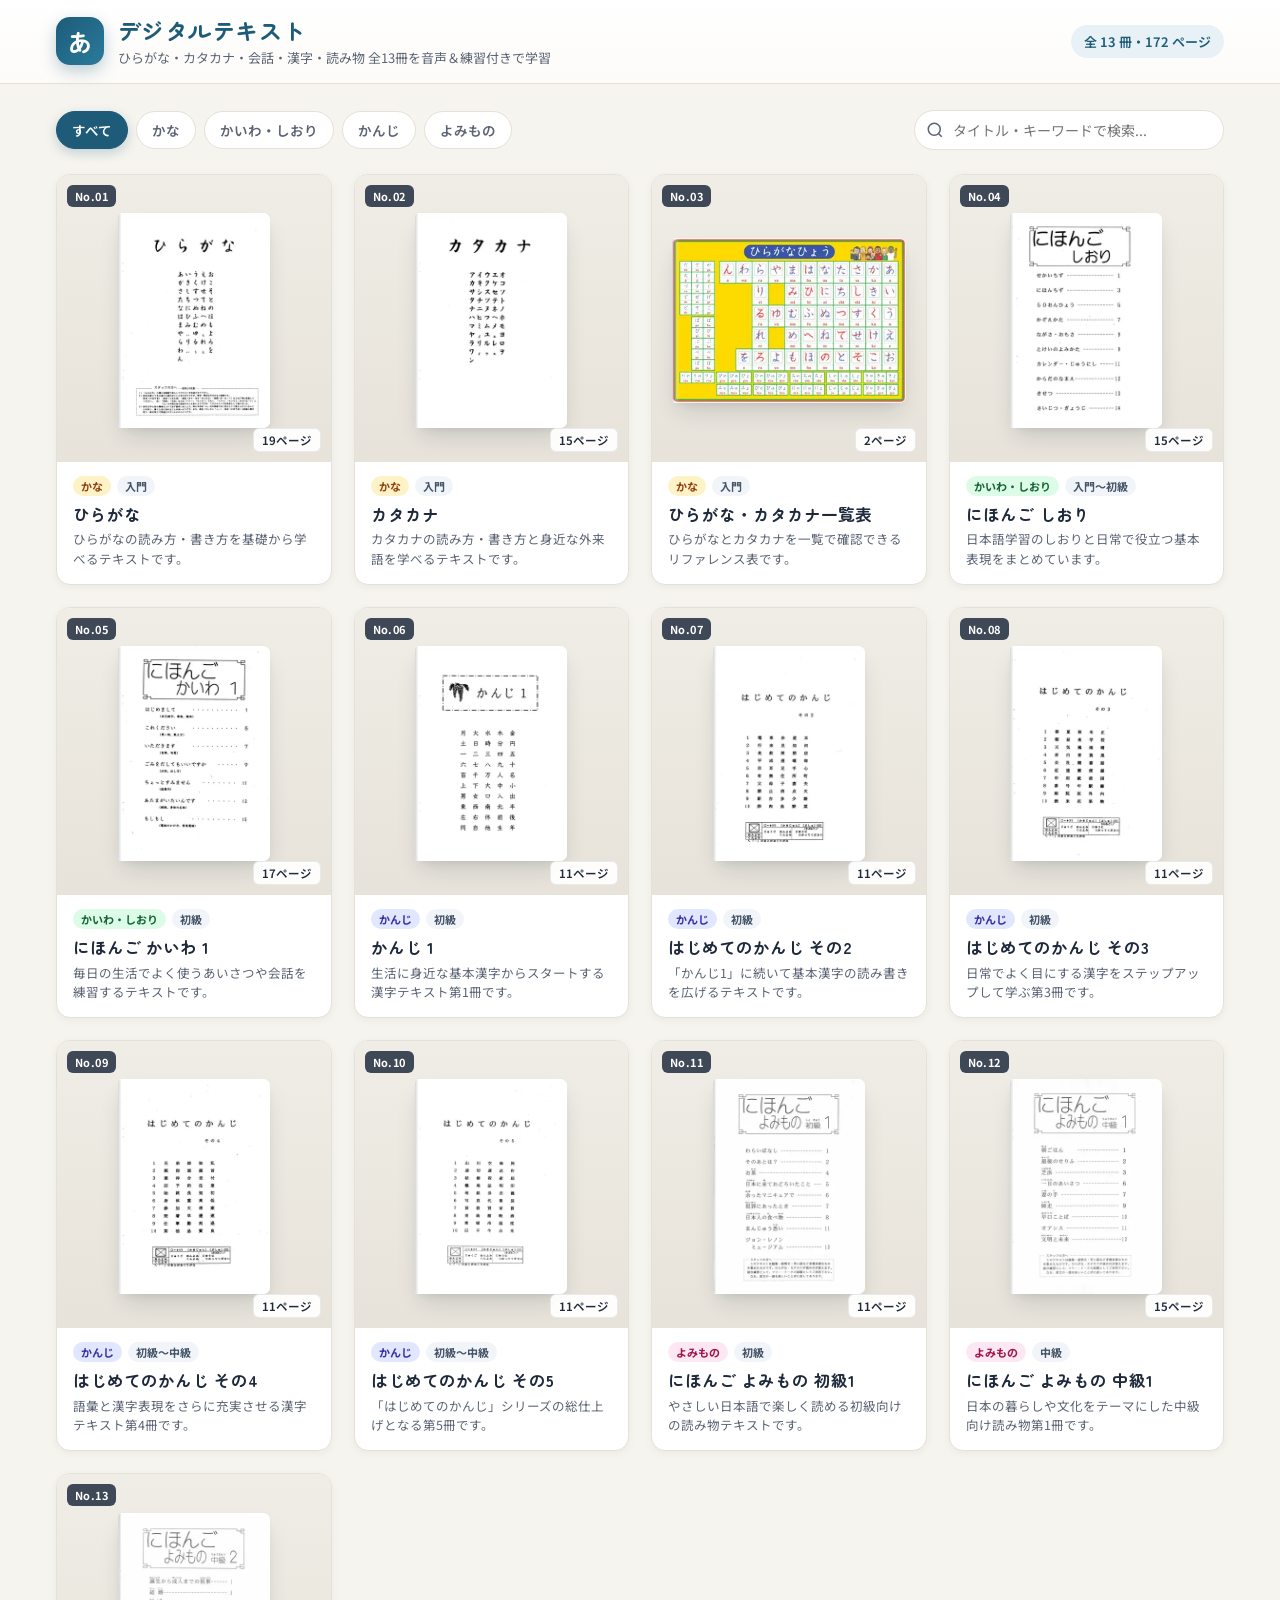
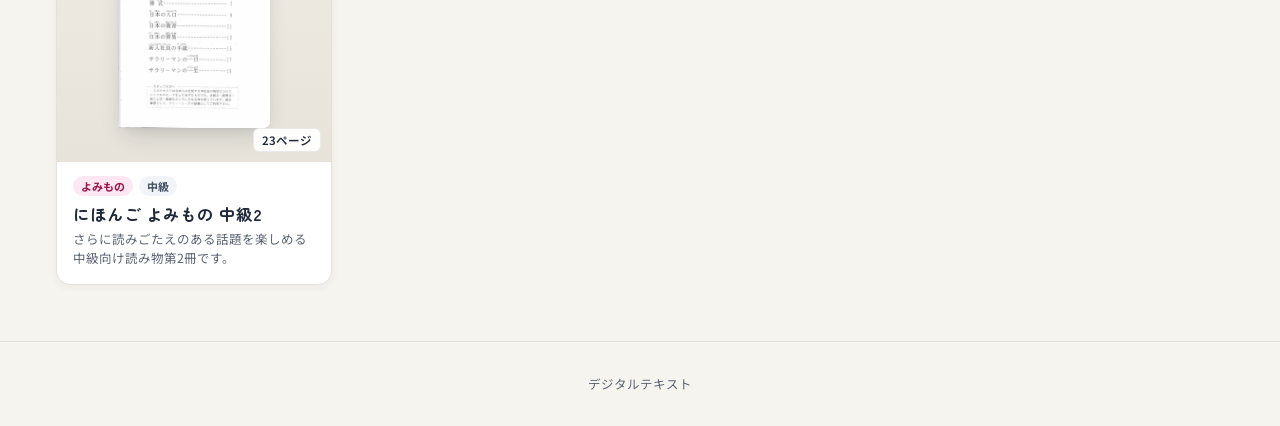
<file: site/index.html>
<!DOCTYPE html>
<html lang="ja">
<head>
  <meta charset="UTF-8" />
  <meta name="viewport" content="width=device-width, initial-scale=1.0, viewport-fit=cover" />
  <title>デジタルテキスト</title>
  <meta name="description" content="日本語教材（ひらがな・カタカナ・会話・漢字・読み物）をブラウザでそのまま学べるインタラクティブHTMLデジタルテキストサイトです。" />
  <link rel="preconnect" href="https://fonts.googleapis.com" />
  <link rel="preconnect" href="https://fonts.gstatic.com" crossorigin />
  <link href="https://fonts.googleapis.com/css2?family=Noto+Sans+JP:wght@400;500;600;700&family=Zen+Maru+Gothic:wght@500;700&display=swap" rel="stylesheet" />
  <link rel="stylesheet" href="styles.css" />
</head>
<body>
  <div id="bookshelf-view" class="view">
    <header class="site-header">
      <div class="container header-inner">
        <div class="brand">
          <div class="brand-mark" aria-hidden="true">あ</div>
          <div class="brand-text">
            <h1><span class="accent">デジタルテキスト</span></h1>
            <p class="subtitle">ひらがな・カタカナ・会話・漢字・読み物 全13冊を音声＆練習付きで学習</p>
          </div>
        </div>
        <div class="header-actions">
          <div id="site-stats" class="stats-pill" aria-live="polite">読み込み中...</div>
        </div>
      </div>
    </header>

    <main class="container main-content">
      <!-- Continue Reading Banner -->
      <section id="continue-section" class="continue-section hidden" aria-label="つづきから読む">
        <div class="continue-card">
          <div class="continue-thumb-wrap">
            <img id="continue-thumb" alt="" />
          </div>
          <div class="continue-info">
            <span class="continue-label">つづきから学ぶ</span>
            <h2 id="continue-title"></h2>
            <p id="continue-meta"></p>
          </div>
          <a id="continue-btn" class="btn btn-primary" href="#">
            このページを開く
            <svg width="16" height="16" viewBox="0 0 24 24" fill="none" stroke="currentColor" stroke-width="2.2"><polyline points="9 18 15 12 9 6"/></svg>
          </a>
        </div>
      </section>

      <!-- Filter & Search Controls -->
      <section class="controls-bar" aria-label="テキストの絞り込みと検索">
        <div class="category-tabs" role="tablist" aria-label="カテゴリ">
          <button class="tab-btn active" role="tab" aria-selected="true" data-category="all">すべて</button>
          <button class="tab-btn" role="tab" aria-selected="false" data-category="kana">かな</button>
          <button class="tab-btn" role="tab" aria-selected="false" data-category="conversation">かいわ・しおり</button>
          <button class="tab-btn" role="tab" aria-selected="false" data-category="kanji">かんじ</button>
          <button class="tab-btn" role="tab" aria-selected="false" data-category="reading">よみもの</button>
        </div>
        <div class="search-box">
          <svg class="search-icon" width="18" height="18" viewBox="0 0 24 24" fill="none" stroke="currentColor" stroke-width="2"><circle cx="11" cy="11" r="8"/><line x1="21" y1="21" x2="16.65" y2="16.65"/></svg>
          <input id="search-input" type="search" placeholder="タイトル・キーワードで検索..." aria-label="テキストを検索" />
        </div>
      </section>

      <!-- Books Grid -->
      <section id="books-grid" class="books-grid" aria-label="テキスト一覧"></section>

      <div id="empty-state" class="empty-state hidden">
        <p>該当するテキストが見つかりませんでした。</p>
        <button id="reset-filter-btn" class="btn btn-outline" type="button">絞り込みをリセット</button>
      </div>
    </main>

    <footer class="site-footer">
      <div class="container">
        <p>デジタルテキスト</p>
      </div>
    </footer>
  </div>

  <script src="app.js"></script>
</body>
</html>
</file>
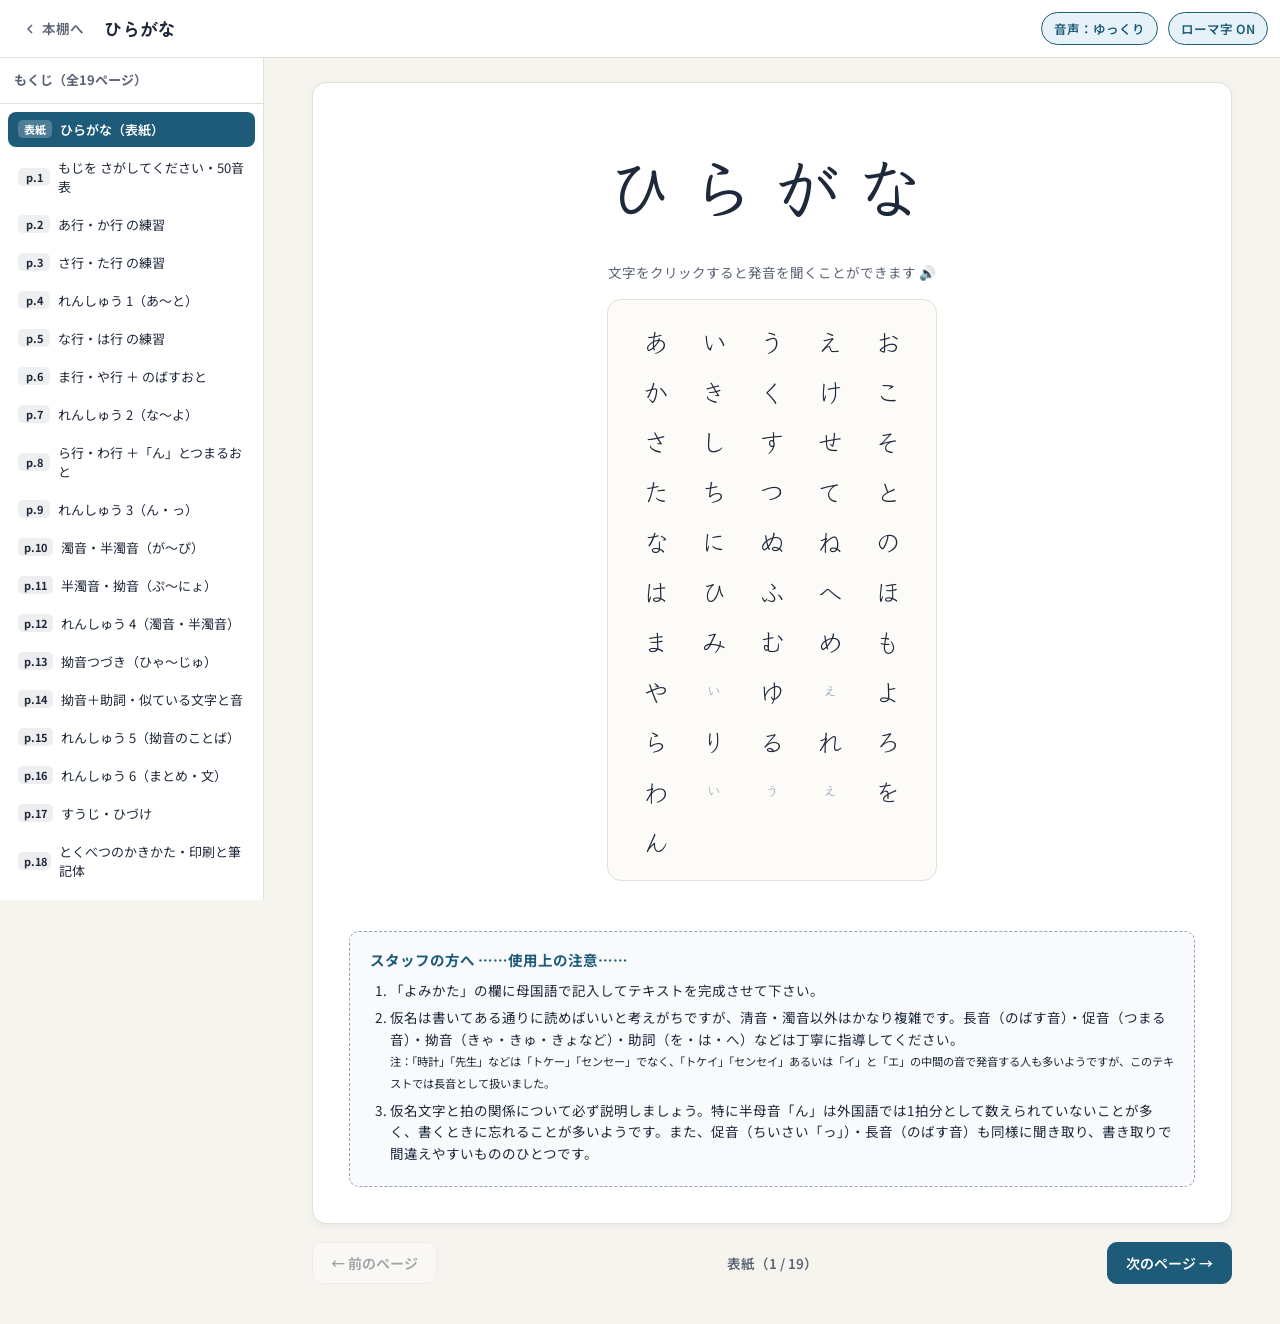
<file: site/hiragana.html>
<!DOCTYPE html>
<html lang="ja">
<head>
  <meta charset="UTF-8" />
  <meta name="viewport" content="width=device-width, initial-scale=1.0, viewport-fit=cover" />
  <title>ひらがな | デジタルテキスト</title>
  <meta name="description" content="「ひらがな」テキスト全19ページのHTMLインタラクティブ版。音声再生・なぞり書き練習・語彙テスト・数字＆日付クイズ対応。" />
  <link rel="preconnect" href="https://fonts.googleapis.com" />
  <link rel="preconnect" href="https://fonts.gstatic.com" crossorigin />
  <link href="https://fonts.googleapis.com/css2?family=Klee+One:wght@400;600&family=Noto+Sans+JP:wght@400;500;700&family=Noto+Serif+JP:wght@500;700&family=Zen+Maru+Gothic:wght@500;700&display=swap" rel="stylesheet" />
  <link rel="stylesheet" href="hiragana.css" />
</head>
<body>
  <header class="top-bar">
    <div class="top-left">
      <button id="toc-toggle-btn" class="icon-btn mobile-only" type="button" aria-label="目次を開く">
        <svg width="20" height="20" viewBox="0 0 24 24" fill="none" stroke="currentColor" stroke-width="2.2"><line x1="3" y1="6" x2="21" y2="6"/><line x1="3" y1="12" x2="21" y2="12"/><line x1="3" y1="18" x2="21" y2="18"/></svg>
      </button>
      <a href="./" class="back-link">
        <svg width="16" height="16" viewBox="0 0 24 24" fill="none" stroke="currentColor" stroke-width="2.2"><polyline points="15 18 9 12 15 6"/></svg>
        本棚へ
      </a>
      <h1 class="top-title">ひらがな</h1>
    </div>
    <div class="top-actions">
      <button id="toggle-speed-btn" class="action-pill active" type="button" title="音声の速さを切り替えます">音声：ゆっくり</button>
      <button id="toggle-romaji-btn" class="action-pill active" type="button" title="ローマ字表示のオン・オフ">ローマ字 ON</button>
    </div>
  </header>

  <div class="app-layout">
    <!-- Sidebar TOC -->
    <aside id="toc-sidebar" class="toc-sidebar" aria-label="目次">
      <div class="toc-header">
        <span>もくじ（全19ページ）</span>
        <button id="toc-close-btn" class="icon-btn mobile-only" type="button" aria-label="閉じる">✕</button>
      </div>
      <nav id="toc-list" class="toc-list"></nav>
    </aside>

    <!-- Main Content -->
    <main class="page-main">
      <div id="page-container" class="page-container"></div>

      <!-- Page Footer Navigation -->
      <nav class="page-nav-footer" aria-label="ページ移動">
        <button id="prev-sec-btn" class="nav-btn" type="button">← 前のページ</button>
        <span id="page-indicator" class="page-indicator">表紙 (1 / 19)</span>
        <button id="next-sec-btn" class="nav-btn primary" type="button">次のページ →</button>
      </nav>
    </main>
  </div>

  <script src="writing-pad.js"></script>
  <script src="hiragana.js"></script>
</body>
</html>
</file>
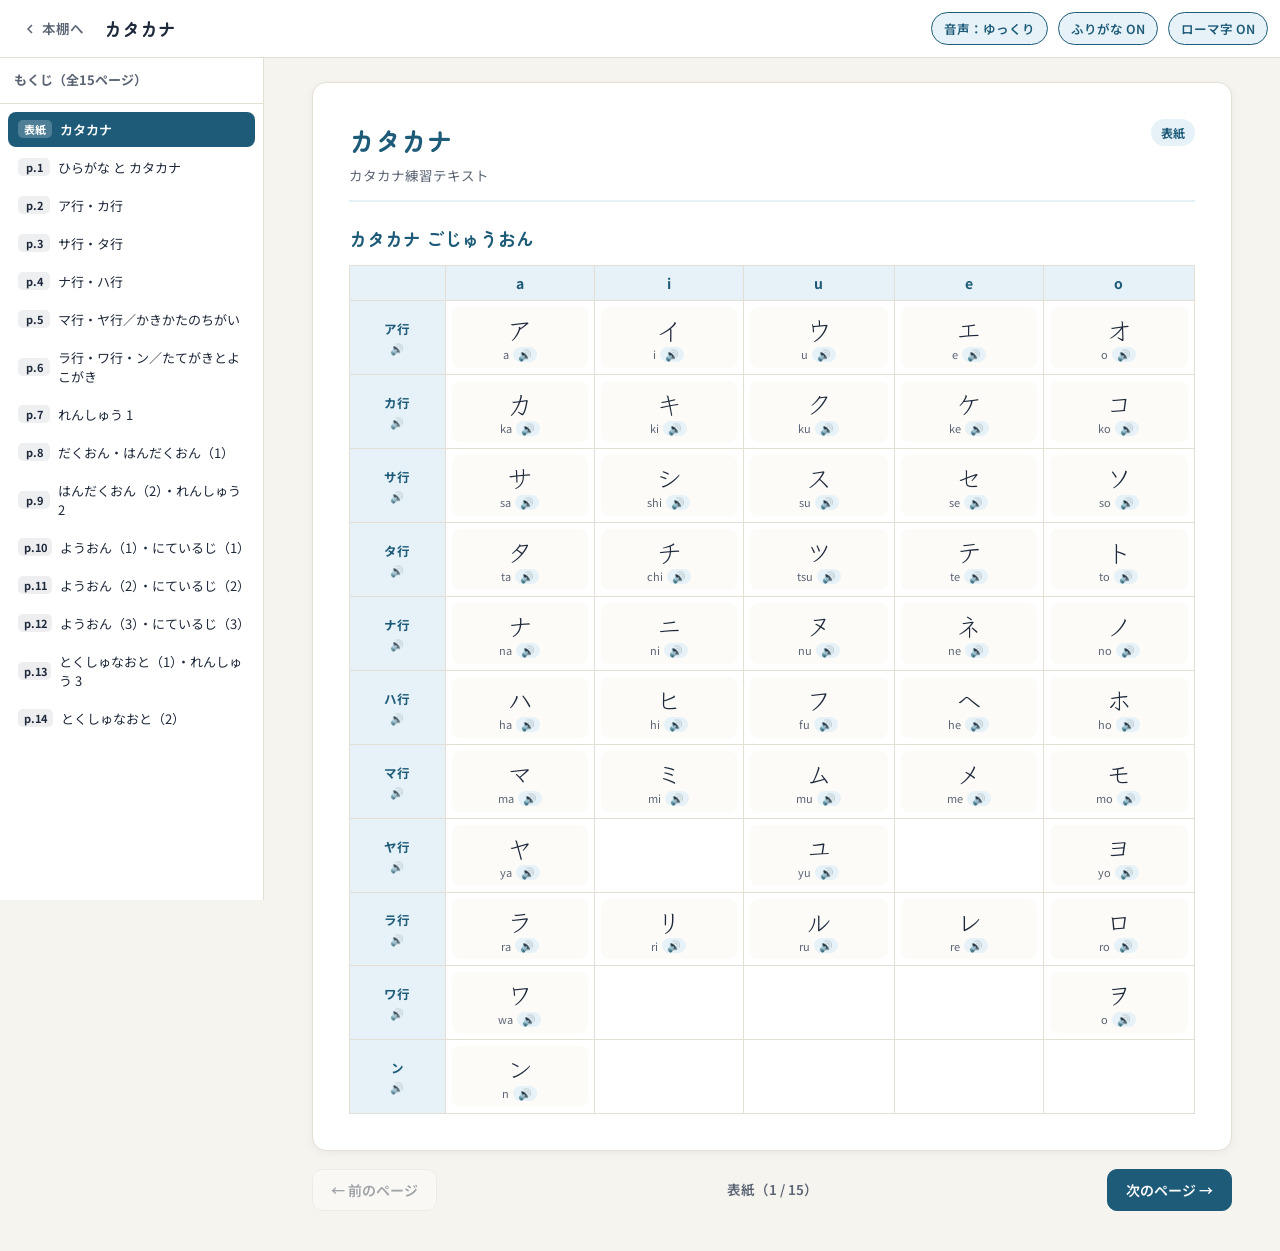
<file: site/textbook.html>
<!DOCTYPE html>
<html lang="ja">
<head>
  <meta charset="UTF-8" />
  <meta name="viewport" content="width=device-width, initial-scale=1.0, viewport-fit=cover" />
  <title>デジタルテキスト</title>
  <link rel="preconnect" href="https://fonts.googleapis.com" />
  <link rel="preconnect" href="https://fonts.gstatic.com" crossorigin />
  <link href="https://fonts.googleapis.com/css2?family=Klee+One:wght@400;600&family=Noto+Sans+JP:wght@400;500;700&family=Noto+Serif+JP:wght@500;700&family=Zen+Maru+Gothic:wght@500;700&display=swap" rel="stylesheet" />
  <link rel="stylesheet" href="hiragana.css?v=3" />
  <link rel="stylesheet" href="textbook.css?v=3" />
</head>
<body>
  <header class="top-bar">
    <div class="top-left">
      <button id="toc-toggle-btn" class="icon-btn mobile-only" type="button" aria-label="目次を開く">
        <svg width="20" height="20" viewBox="0 0 24 24" fill="none" stroke="currentColor" stroke-width="2.2"><line x1="3" y1="6" x2="21" y2="6"/><line x1="3" y1="12" x2="21" y2="12"/><line x1="3" y1="18" x2="21" y2="18"/></svg>
      </button>
      <a href="./" class="back-link">
        <svg width="16" height="16" viewBox="0 0 24 24" fill="none" stroke="currentColor" stroke-width="2.2"><polyline points="15 18 9 12 15 6"/></svg>
        本棚へ
      </a>
      <h1 class="top-title"><span id="book-title-label">読み込み中...</span></h1>
    </div>
    <div class="top-actions">
      <button id="toggle-speed-btn" class="action-pill active" type="button" title="音声の速さを切り替えます">音声：ゆっくり</button>
      <button id="toggle-ruby-btn" class="action-pill active" type="button" title="ふりがな表示のオン・オフ">ふりがな ON</button>
      <button id="toggle-romaji-btn" class="action-pill active" type="button" title="ローマ字表示のオン・オフ">ローマ字 ON</button>
    </div>
  </header>

  <div class="app-layout">
    <aside id="toc-sidebar" class="toc-sidebar" aria-label="目次">
      <div class="toc-header">
        <span id="toc-title">もくじ</span>
        <button id="toc-close-btn" class="icon-btn mobile-only" type="button" aria-label="閉じる">✕</button>
      </div>
      <nav id="toc-list" class="toc-list"></nav>
    </aside>

    <main class="page-main">
      <div id="page-container" class="page-container">
        <p style="text-align:center; color:#64748b; padding:40px 0;">テキストを読み込んでいます...</p>
      </div>

      <nav class="page-nav-footer" aria-label="ページ移動">
        <button id="prev-sec-btn" class="nav-btn" type="button">← 前のページ</button>
        <span id="page-indicator" class="page-indicator">-</span>
        <button id="next-sec-btn" class="nav-btn primary" type="button">次のページ →</button>
      </nav>
    </main>
  </div>

  <script src="writing-pad.js?v=2"></script>
  <script src="textbook.js?v=2"></script>
</body>
</html>
</file>
<file: site/styles.css>
/* =====================================================
   デジタルテキスト Stylesheet
   ===================================================== */

:root {
  --bg: #f6f4ef;
  --surface: #ffffff;
  --surface-soft: #fbfaf7;
  --ink: #1e293b;
  --ink-muted: #5b6474;
  --border: #e5e1d8;
  --primary: #1d5b79;
  --primary-hover: #164860;
  --primary-soft: #e7f1f6;
  --accent: #d97706;

  /* Category Colors */
  --cat-kana-bg: #fef3c7;
  --cat-kana-fg: #92400e;
  --cat-conv-bg: #dcfce7;
  --cat-conv-fg: #166534;
  --cat-kanji-bg: #e0e7ff;
  --cat-kanji-fg: #3730a3;
  --cat-read-bg: #fce7f3;
  --cat-read-fg: #9d174d;

  /* Reader */
  --reader-bg: #1e242b;
  --reader-bar: #151a20;
  --reader-border: #2c3540;
  --reader-fg: #f1f5f9;
  --reader-muted: #94a3b8;

  --radius-sm: 8px;
  --radius-md: 14px;
  --radius-lg: 20px;
  --shadow-sm: 0 2px 8px rgba(15, 23, 42, 0.05);
  --shadow-md: 0 10px 26px rgba(15, 23, 42, 0.09);
  --shadow-book: 0 12px 24px -6px rgba(15, 23, 42, 0.16), 0 4px 10px -4px rgba(15, 23, 42, 0.08);
}

*, *::before, *::after {
  box-sizing: border-box;
}

html, body {
  margin: 0;
  padding: 0;
  font-family: "Noto Sans JP", "Hiragino Sans", "Yu Gothic", system-ui, -apple-system, sans-serif;
  background: var(--bg);
  color: var(--ink);
  -webkit-font-smoothing: antialiased;
}

.hidden {
  display: none !important;
}

.container {
  max-width: 1200px;
  margin: 0 auto;
  padding: 0 20px;
}

/* ==================== HEADER ==================== */
.site-header {
  background: linear-gradient(180deg, #ffffff 0%, #fcfbf8 100%);
  border-bottom: 1px solid var(--border);
  position: sticky;
  top: 0;
  z-index: 30;
  backdrop-filter: blur(8px);
}

.header-inner {
  display: flex;
  align-items: center;
  justify-content: space-between;
  gap: 16px;
  padding-top: 16px;
  padding-bottom: 16px;
  flex-wrap: wrap;
}

.brand {
  display: flex;
  align-items: center;
  gap: 14px;
}

.brand-mark {
  width: 48px;
  height: 48px;
  border-radius: 14px;
  background: linear-gradient(135deg, var(--primary) 0%, #2a7b9b 100%);
  color: #ffffff;
  font-family: "Zen Maru Gothic", "Noto Sans JP", sans-serif;
  font-size: 24px;
  font-weight: 700;
  display: grid;
  place-items: center;
  box-shadow: 0 6px 16px rgba(29, 91, 121, 0.28);
  flex-shrink: 0;
}

.brand-text h1 {
  margin: 0;
  font-family: "Zen Maru Gothic", "Noto Sans JP", sans-serif;
  font-size: clamp(18px, 2.5vw, 23px);
  font-weight: 700;
  letter-spacing: 0.02em;
  line-height: 1.3;
}

.brand-text h1 .accent {
  color: var(--primary);
}

.brand-text .subtitle {
  margin: 2px 0 0;
  font-size: 13px;
  color: var(--ink-muted);
}

.header-actions {
  display: flex;
  align-items: center;
  gap: 10px;
  flex-wrap: wrap;
}

.stats-pill {
  font-size: 13px;
  font-weight: 600;
  color: var(--primary);
  background: var(--primary-soft);
  padding: 7px 13px;
  border-radius: 999px;
}

/* ==================== BUTTONS ==================== */
.btn {
  display: inline-flex;
  align-items: center;
  justify-content: center;
  gap: 6px;
  font-family: inherit;
  font-size: 13.5px;
  font-weight: 600;
  padding: 9px 15px;
  border-radius: 10px;
  border: 1px solid transparent;
  cursor: pointer;
  text-decoration: none;
  transition: all 0.16s ease;
  white-space: nowrap;
}

.btn-primary {
  background: var(--primary);
  color: #fff;
}

.btn-primary:hover {
  background: var(--primary-hover);
  transform: translateY(-1px);
}

.btn-outline {
  background: #fff;
  color: var(--ink);
  border-color: var(--border);
}

.btn-outline:hover {
  border-color: var(--primary);
  color: var(--primary);
  background: var(--primary-soft);
}

/* ==================== MAIN & CONTINUE ==================== */
.main-content {
  padding-top: 26px;
  padding-bottom: 56px;
}

.continue-section {
  margin-bottom: 24px;
}

.continue-card {
  display: flex;
  align-items: center;
  gap: 18px;
  background: var(--surface);
  border: 1px solid var(--border);
  border-left: 5px solid var(--primary);
  border-radius: var(--radius-md);
  padding: 14px 18px;
  box-shadow: var(--shadow-sm);
}

.continue-thumb-wrap {
  width: 56px;
  height: 74px;
  border-radius: 6px;
  overflow: hidden;
  background: #eee;
  flex-shrink: 0;
  border: 1px solid var(--border);
}

.continue-thumb-wrap img {
  width: 100%;
  height: 100%;
  object-fit: cover;
}

.continue-info {
  flex: 1;
  min-width: 0;
}

.continue-label {
  display: inline-block;
  font-size: 11px;
  font-weight: 700;
  color: var(--primary);
  background: var(--primary-soft);
  padding: 2px 8px;
  border-radius: 999px;
  margin-bottom: 4px;
}

.continue-info h2 {
  margin: 0;
  font-size: 17px;
  white-space: nowrap;
  overflow: hidden;
  text-overflow: ellipsis;
}

.continue-info p {
  margin: 3px 0 0;
  font-size: 13px;
  color: var(--ink-muted);
}

/* ==================== CONTROLS BAR ==================== */
.controls-bar {
  display: flex;
  align-items: center;
  justify-content: space-between;
  gap: 14px;
  margin-bottom: 24px;
  flex-wrap: wrap;
}

.category-tabs {
  display: flex;
  align-items: center;
  gap: 8px;
  flex-wrap: wrap;
}

.tab-btn {
  font-family: inherit;
  font-size: 13.5px;
  font-weight: 600;
  color: var(--ink-muted);
  background: var(--surface);
  border: 1px solid var(--border);
  padding: 8px 15px;
  border-radius: 999px;
  cursor: pointer;
  transition: all 0.16s ease;
}

.tab-btn:hover {
  border-color: var(--primary);
  color: var(--primary);
}

.tab-btn.active {
  background: var(--primary);
  border-color: var(--primary);
  color: #fff;
  box-shadow: 0 4px 12px rgba(29, 91, 121, 0.24);
}

.search-box {
  position: relative;
  min-width: 240px;
  flex: 0 1 310px;
}

.search-icon {
  position: absolute;
  left: 12px;
  top: 50%;
  transform: translateY(-50%);
  color: var(--ink-muted);
  pointer-events: none;
}

.search-box input {
  width: 100%;
  font-family: inherit;
  font-size: 14px;
  padding: 9px 14px 9px 38px;
  border-radius: 999px;
  border: 1px solid var(--border);
  background: var(--surface);
  color: var(--ink);
  outline: none;
  transition: border-color 0.16s ease, box-shadow 0.16s ease;
}

.search-box input:focus {
  border-color: var(--primary);
  box-shadow: 0 0 0 3px rgba(29, 91, 121, 0.14);
}

/* ==================== BOOKS GRID ==================== */
.books-grid {
  display: grid;
  grid-template-columns: repeat(auto-fill, minmax(235px, 1fr));
  gap: 22px;
}

.book-card {
  background: var(--surface);
  border: 1px solid var(--border);
  border-radius: var(--radius-md);
  overflow: hidden;
  display: flex;
  flex-direction: column;
  cursor: pointer;
  transition: transform 0.2s ease, box-shadow 0.2s ease, border-color 0.2s ease;
  box-shadow: var(--shadow-sm);
  text-align: left;
  padding: 0;
  font-family: inherit;
  color: inherit;
}

.book-card:hover {
  transform: translateY(-4px);
  box-shadow: var(--shadow-md);
  border-color: #c8d7e0;
}

.book-cover-area {
  position: relative;
  background: linear-gradient(180deg, #f0ede6 0%, #e7e3da 100%);
  padding: 18px 20px 14px;
  display: flex;
  justify-content: center;
  align-items: center;
  aspect-ratio: 4 / 4.2;
  overflow: hidden;
}

.book-cover-frame {
  position: relative;
  max-height: 100%;
  max-width: 100%;
  border-radius: 4px 7px 7px 4px;
  overflow: hidden;
  box-shadow: var(--shadow-book);
  background: #fff;
  transition: transform 0.25s ease;
}

.book-card:hover .book-cover-frame {
  transform: scale(1.03);
}

/* Subtle book spine highlight */
.book-cover-frame::before {
  content: "";
  position: absolute;
  inset: 0 auto 0 0;
  width: 8px;
  background: linear-gradient(90deg, rgba(0,0,0,0.16) 0%, rgba(255,255,255,0.22) 45%, rgba(0,0,0,0) 100%);
  pointer-events: none;
  z-index: 2;
}

.book-cover-frame img {
  display: block;
  max-height: 215px;
  max-width: 100%;
  width: auto;
  height: auto;
  object-fit: contain;
}

.book-number-badge {
  position: absolute;
  top: 10px;
  left: 10px;
  background: rgba(30, 41, 59, 0.84);
  color: #fff;
  font-size: 11px;
  font-weight: 700;
  padding: 3px 8px;
  border-radius: 6px;
  letter-spacing: 0.04em;
  z-index: 3;
}

.book-html-badge {
  position: absolute;
  top: 10px;
  right: 10px;
  background: var(--primary);
  color: #fff;
  font-size: 11px;
  font-weight: 700;
  padding: 3px 9px;
  border-radius: 999px;
  z-index: 3;
  box-shadow: 0 2px 8px rgba(29, 91, 121, 0.35);
}

.book-card-actions {
  display: flex;
  gap: 8px;
  margin-top: 12px;
}

.card-action-btn {
  flex: 1;
  text-align: center;
  font-family: inherit;
  font-size: 12px;
  font-weight: 700;
  padding: 7px 8px;
  border-radius: 8px;
  border: 1px solid var(--border);
  background: #fff;
  color: var(--ink);
  text-decoration: none;
  cursor: pointer;
  transition: all 0.14s ease;
}

.card-action-btn:hover {
  border-color: var(--primary);
  color: var(--primary);
}

.card-action-btn.primary {
  background: var(--primary);
  border-color: var(--primary);
  color: #fff;
}

.card-action-btn.primary:hover {
  background: var(--primary-hover);
  color: #fff;
}

.book-pages-badge {
  position: absolute;
  bottom: 10px;
  right: 10px;
  background: rgba(255, 255, 255, 0.92);
  color: var(--ink);
  font-size: 11.5px;
  font-weight: 600;
  padding: 3px 8px;
  border-radius: 6px;
  border: 1px solid rgba(0, 0, 0, 0.08);
  z-index: 3;
}

.book-meta {
  padding: 14px 16px 16px;
  display: flex;
  flex-direction: column;
  flex: 1;
}

.book-tags {
  display: flex;
  align-items: center;
  gap: 6px;
  margin-bottom: 7px;
  flex-wrap: wrap;
}

.tag {
  font-size: 11px;
  font-weight: 700;
  padding: 2px 8px;
  border-radius: 999px;
}

.tag-kana { background: var(--cat-kana-bg); color: var(--cat-kana-fg); }
.tag-conversation { background: var(--cat-conv-bg); color: var(--cat-conv-fg); }
.tag-kanji { background: var(--cat-kanji-bg); color: var(--cat-kanji-fg); }
.tag-reading { background: var(--cat-read-bg); color: var(--cat-read-fg); }

.tag-level {
  background: #f1f5f9;
  color: #475569;
}

.book-title {
  margin: 0 0 4px;
  font-family: "Zen Maru Gothic", "Noto Sans JP", sans-serif;
  font-size: 16.5px;
  font-weight: 700;
  line-height: 1.35;
}

.book-desc {
  margin: 0;
  font-size: 12.5px;
  color: var(--ink-muted);
  line-height: 1.55;
  flex: 1;
}

.book-progress-wrap {
  margin-top: 12px;
}

.book-progress-text {
  display: flex;
  justify-content: space-between;
  font-size: 11px;
  color: var(--ink-muted);
  margin-bottom: 4px;
}

.book-progress-bar {
  height: 5px;
  background: #eceae4;
  border-radius: 999px;
  overflow: hidden;
}

.book-progress-fill {
  height: 100%;
  background: var(--primary);
  border-radius: 999px;
}

.empty-state {
  text-align: center;
  padding: 56px 20px;
  color: var(--ink-muted);
}

.site-footer {
  border-top: 1px solid var(--border);
  padding: 20px 0;
  text-align: center;
  font-size: 12.5px;
  color: var(--ink-muted);
}

/* ==================== READER VIEW ==================== */
#reader-view {
  position: fixed;
  inset: 0;
  display: flex;
  flex-direction: column;
  background: var(--reader-bg);
  color: var(--reader-fg);
  z-index: 100;
}

.reader-toolbar {
  height: 56px;
  background: var(--reader-bar);
  border-bottom: 1px solid var(--reader-border);
  display: flex;
  align-items: center;
  justify-content: space-between;
  padding: 0 12px;
  gap: 10px;
  flex-shrink: 0;
}

.toolbar-left, .toolbar-center, .toolbar-right {
  display: flex;
  align-items: center;
  gap: 8px;
}

.toolbar-left {
  min-width: 0;
  flex: 1;
}

.reader-book-info {
  display: flex;
  align-items: center;
  gap: 10px;
  min-width: 0;
}

.reader-book-info h2 {
  margin: 0;
  font-size: 15px;
  font-weight: 600;
  white-space: nowrap;
  overflow: hidden;
  text-overflow: ellipsis;
}

.page-badge {
  font-size: 12px;
  font-weight: 600;
  color: #cbd5e1;
  background: #252e38;
  padding: 3px 9px;
  border-radius: 999px;
  white-space: nowrap;
}

.tool-group {
  display: flex;
  align-items: center;
  background: #202832;
  border: 1px solid var(--reader-border);
  border-radius: 9px;
  padding: 2px;
  gap: 2px;
}

.icon-btn {
  display: inline-flex;
  align-items: center;
  justify-content: center;
  gap: 5px;
  background: transparent;
  border: none;
  color: var(--reader-fg);
  font-family: inherit;
  font-size: 12.5px;
  font-weight: 500;
  padding: 6px 9px;
  border-radius: 7px;
  cursor: pointer;
  text-decoration: none;
  transition: background 0.15s ease, color 0.15s ease;
  white-space: nowrap;
}

.icon-btn:hover {
  background: rgba(255, 255, 255, 0.1);
}

.icon-btn.active {
  background: var(--primary);
  color: #fff;
}

.icon-btn.bookmarked svg {
  fill: #f59e0b;
  stroke: #f59e0b;
}

.zoom-value {
  min-width: 52px;
  font-variant-numeric: tabular-nums;
}

/* Drawing Sub-toolbar */
.draw-toolbar {
  background: #1a212a;
  border-bottom: 1px solid var(--reader-border);
  padding: 7px 14px;
  display: flex;
  align-items: center;
  justify-content: center;
  gap: 8px;
  flex-wrap: wrap;
  flex-shrink: 0;
}

.draw-color-btn, .draw-action-btn {
  display: inline-flex;
  align-items: center;
  gap: 6px;
  background: #26303c;
  color: #e2e8f0;
  border: 1px solid transparent;
  font-family: inherit;
  font-size: 12.5px;
  font-weight: 600;
  padding: 5px 11px;
  border-radius: 999px;
  cursor: pointer;
}

.draw-color-btn.active {
  border-color: #fff;
  background: #334155;
}

.draw-action-btn:hover, .draw-color-btn:hover {
  background: #334155;
}

.draw-action-btn.danger:hover {
  background: #991b1b;
}

.swatch {
  width: 12px;
  height: 12px;
  border-radius: 50%;
  display: inline-block;
}

.draw-divider {
  width: 1px;
  height: 18px;
  background: var(--reader-border);
  margin: 0 4px;
}

/* Reader Body */
.reader-body {
  flex: 1;
  min-height: 0;
  display: flex;
  position: relative;
}

/* Thumbnail Sidebar */
.thumbs-sidebar {
  width: 220px;
  background: #171d24;
  border-right: 1px solid var(--reader-border);
  display: flex;
  flex-direction: column;
  flex-shrink: 0;
  z-index: 15;
}

.sidebar-header {
  display: flex;
  align-items: center;
  justify-content: space-between;
  padding: 10px 12px;
  border-bottom: 1px solid var(--reader-border);
  font-size: 13px;
  font-weight: 600;
}

.thumbs-list {
  flex: 1;
  overflow-y: auto;
  padding: 10px;
  display: grid;
  grid-template-columns: 1fr 1fr;
  gap: 10px;
  align-content: start;
}

.thumb-item {
  background: #222a34;
  border: 2px solid transparent;
  border-radius: 8px;
  padding: 5px;
  cursor: pointer;
  display: flex;
  flex-direction: column;
  align-items: center;
  gap: 4px;
  position: relative;
  color: var(--reader-muted);
  font-family: inherit;
}

.thumb-item:hover {
  border-color: #475569;
}

.thumb-item.active {
  border-color: #38bdf8;
  background: #1e3a5f;
  color: #fff;
}

.thumb-item img {
  width: 100%;
  border-radius: 4px;
  background: #fff;
  display: block;
}

.thumb-item span {
  font-size: 11px;
  font-weight: 600;
}

.thumb-bookmark-dot {
  position: absolute;
  top: 4px;
  right: 4px;
  width: 9px;
  height: 9px;
  border-radius: 50%;
  background: #f59e0b;
  box-shadow: 0 0 0 2px #171d24;
}

/* Main Stage */
.reader-stage {
  flex: 1;
  min-width: 0;
  position: relative;
  display: flex;
  align-items: stretch;
  justify-content: center;
  overflow: hidden;
}

.page-viewport {
  flex: 1;
  overflow: auto;
  display: flex;
  align-items: center;
  justify-content: center;
  padding: 18px 64px;
}

.page-spread {
  display: flex;
  align-items: center;
  justify-content: center;
  gap: 10px;
  transform-origin: center center;
  transition: transform 0.14s ease;
}

.page-sheet {
  position: relative;
  background: #ffffff;
  border-radius: 4px;
  box-shadow: 0 14px 40px rgba(0, 0, 0, 0.45);
  overflow: hidden;
  line-height: 0;
}

.page-sheet img {
  display: block;
  max-height: calc(100vh - 148px);
  max-width: calc(100vw - 148px);
  width: auto;
  height: auto;
  user-select: none;
  -webkit-user-drag: none;
}

.page-spread.spread-mode .page-sheet img {
  max-width: calc((100vw - 170px) / 2);
}

.page-sheet canvas.draw-layer {
  position: absolute;
  inset: 0;
  width: 100%;
  height: 100%;
  pointer-events: none;
  touch-action: none;
}

.page-sheet canvas.draw-layer.drawing-active {
  pointer-events: auto;
  cursor: crosshair;
}

/* Floating Prev/Next Navigation */
.stage-nav {
  position: absolute;
  top: 50%;
  transform: translateY(-50%);
  width: 46px;
  height: 72px;
  border-radius: 12px;
  border: 1px solid rgba(255, 255, 255, 0.12);
  background: rgba(15, 23, 42, 0.56);
  color: #fff;
  display: grid;
  place-items: center;
  cursor: pointer;
  z-index: 10;
  transition: background 0.15s ease, opacity 0.15s ease;
}

.stage-nav:hover:not(:disabled) {
  background: rgba(29, 91, 121, 0.88);
}

.stage-nav:disabled {
  opacity: 0.22;
  cursor: default;
}

.stage-nav-left { left: 12px; }
.stage-nav-right { right: 12px; }

/* Reader Footer */
.reader-footer {
  height: 52px;
  background: var(--reader-bar);
  border-top: 1px solid var(--reader-border);
  display: flex;
  align-items: center;
  justify-content: space-between;
  padding: 0 16px;
  gap: 16px;
  flex-shrink: 0;
}

.scrubber-wrap {
  flex: 1;
  display: flex;
  align-items: center;
  gap: 12px;
}

.page-slider {
  flex: 1;
  accent-color: #38bdf8;
  cursor: pointer;
}

.footer-btn {
  background: #242e3a;
  color: #e2e8f0;
  border: 1px solid var(--reader-border);
  border-radius: 7px;
  padding: 5px 12px;
  font-family: inherit;
  font-size: 12.5px;
  font-weight: 600;
  cursor: pointer;
}

.footer-btn:hover:not(:disabled) {
  background: var(--primary);
  border-color: var(--primary);
}

.footer-btn:disabled {
  opacity: 0.35;
  cursor: default;
}

.page-jump-wrap {
  display: flex;
  align-items: center;
  gap: 6px;
  font-size: 13px;
  color: var(--reader-muted);
}

.page-input {
  width: 54px;
  background: #202832;
  color: #fff;
  border: 1px solid var(--reader-border);
  border-radius: 6px;
  padding: 4px 6px;
  text-align: center;
  font-family: inherit;
  font-size: 13px;
}

/* ==================== RESPONSIVE (PORTRAIT & LANDSCAPE) ==================== */
.container {
  padding-left: max(16px, env(safe-area-inset-left));
  padding-right: max(16px, env(safe-area-inset-right));
}

@media (max-width: 860px) {
  .header-inner {
    padding-top: 12px;
    padding-bottom: 12px;
    gap: 10px;
  }
  .brand-mark {
    width: 40px;
    height: 40px;
    font-size: 20px;
    border-radius: 11px;
  }
  .controls-bar {
    flex-direction: column;
    align-items: stretch;
    gap: 10px;
  }
  .category-tabs {
    flex-wrap: nowrap;
    overflow-x: auto;
    -webkit-overflow-scrolling: touch;
    padding-bottom: 4px;
    scrollbar-width: none;
  }
  .category-tabs::-webkit-scrollbar {
    display: none;
  }
  .tab-btn {
    flex-shrink: 0;
  }
  .search-box {
    min-width: 0;
    flex: 1 1 auto;
    width: 100%;
  }
}

@media (max-width: 600px) {
  .brand-text .subtitle {
    display: none;
  }
  .continue-card {
    flex-wrap: wrap;
    gap: 12px;
    padding: 12px 14px;
  }
  .continue-card .btn {
    width: 100%;
  }
  .books-grid {
    grid-template-columns: repeat(2, minmax(0, 1fr));
    gap: 12px;
  }
  .book-cover-area {
    padding: 12px 12px 10px;
    aspect-ratio: 4 / 4.1;
  }
  .book-cover-frame img {
    max-height: 145px;
  }
  .book-meta {
    padding: 10px 11px 12px;
  }
  .book-title {
    font-size: 14.5px;
  }
  .book-desc {
    font-size: 11.5px;
    display: -webkit-box;
    -webkit-line-clamp: 2;
    -webkit-box-orient: vertical;
    overflow: hidden;
  }
}

/* Mobile Landscape: maximize vertical space */
@media (orientation: landscape) and (max-height: 520px) {
  .site-header {
    position: static;
  }
  .header-inner {
    padding-top: 8px;
    padding-bottom: 8px;
  }
  .brand-text .subtitle {
    display: none;
  }
  .main-content {
    padding-top: 14px;
    padding-bottom: 28px;
  }
  .books-grid {
    grid-template-columns: repeat(auto-fill, minmax(170px, 1fr));
    gap: 12px;
  }
  .book-cover-frame img {
    max-height: 130px;
  }
}
</file>
<file: site/hiragana.css>
/* =====================================================
   ひらがな HTMLインタラクティブ版 Stylesheet
   ===================================================== */

:root {
  --bg: #f6f4ef;
  --surface: #ffffff;
  --surface-warm: #fcfbf8;
  --ink: #1e293b;
  --ink-muted: #5b6474;
  --border: #e3dfd5;
  --primary: #1d5b79;
  --primary-hover: #15455c;
  --primary-soft: #e6f2f7;
  --accent: #d97706;
  --accent-soft: #fef3c7;
  --ok: #15803d;
  --ok-soft: #dcfce7;
  --ng: #b91c1c;
  --ng-soft: #fee2e2;

  --font-sans: "Noto Sans JP", "Hiragino Sans", "Yu Gothic", sans-serif;
  --font-serif: "Noto Serif JP", "Yu Mincho", serif;
  --font-kyokasho: "Klee One", "UD Digi Kyokasho N-R", "Hiragino Maru Gothic ProN", cursive;
  --font-round: "Zen Maru Gothic", "Noto Sans JP", sans-serif;

  --radius-sm: 8px;
  --radius-md: 14px;
  --shadow-sm: 0 2px 8px rgba(15, 23, 42, 0.05);
  --shadow-md: 0 8px 24px rgba(15, 23, 42, 0.08);
}

*, *::before, *::after {
  box-sizing: border-box;
}

html, body {
  margin: 0;
  padding: 0;
  font-family: var(--font-sans);
  background: var(--bg);
  color: var(--ink);
  line-height: 1.6;
}

.hidden {
  display: none !important;
}

body.hide-romaji .romaji {
  display: none !important;
}

/* ==================== TOP BAR ==================== */
.top-bar {
  position: sticky;
  top: 0;
  z-index: 40;
  height: 58px;
  background: rgba(255, 255, 255, 0.96);
  border-bottom: 1px solid var(--border);
  backdrop-filter: blur(8px);
  display: flex;
  align-items: center;
  justify-content: space-between;
  padding: 0 16px;
  gap: 12px;
}

.top-left, .top-actions {
  display: flex;
  align-items: center;
  gap: 10px;
}

.back-link {
  display: inline-flex;
  align-items: center;
  gap: 4px;
  text-decoration: none;
  color: var(--ink-muted);
  font-size: 13.5px;
  font-weight: 600;
  padding: 6px 10px;
  border-radius: 8px;
  transition: background 0.15s ease, color 0.15s ease;
}

.back-link:hover {
  background: var(--primary-soft);
  color: var(--primary);
}

.top-title {
  margin: 0;
  font-family: var(--font-round);
  font-size: 18px;
  font-weight: 700;
  display: flex;
  align-items: center;
  gap: 8px;
}

.badge-html {
  font-size: 11px;
  font-weight: 700;
  background: var(--primary);
  color: #fff;
  padding: 2px 8px;
  border-radius: 999px;
}

.action-pill {
  font-family: inherit;
  font-size: 12.5px;
  font-weight: 600;
  padding: 6px 12px;
  border-radius: 999px;
  border: 1px solid var(--border);
  background: #fff;
  color: var(--ink);
  cursor: pointer;
  text-decoration: none;
  transition: all 0.15s ease;
  white-space: nowrap;
}

.action-pill:hover {
  border-color: var(--primary);
  color: var(--primary);
}

.action-pill.active {
  background: var(--primary-soft);
  border-color: var(--primary);
  color: var(--primary);
}

.icon-btn {
  background: transparent;
  border: 1px solid var(--border);
  border-radius: 8px;
  width: 34px;
  height: 34px;
  display: grid;
  place-items: center;
  cursor: pointer;
  color: var(--ink);
}

.mobile-only {
  display: none;
}

/* ==================== LAYOUT ==================== */
.app-layout {
  display: flex;
  min-height: calc(100vh - 58px);
}

.toc-sidebar {
  width: 264px;
  background: var(--surface);
  border-right: 1px solid var(--border);
  position: sticky;
  top: 58px;
  height: calc(100vh - 58px);
  display: flex;
  flex-direction: column;
  flex-shrink: 0;
}

.toc-header {
  padding: 12px 14px;
  border-bottom: 1px solid var(--border);
  font-size: 13px;
  font-weight: 700;
  color: var(--ink-muted);
  display: flex;
  align-items: center;
  justify-content: space-between;
}

.toc-list {
  flex: 1;
  overflow-y: auto;
  padding: 8px;
  display: flex;
  flex-direction: column;
  gap: 3px;
}

.toc-item {
  width: 100%;
  text-align: left;
  font-family: inherit;
  font-size: 13px;
  padding: 8px 10px;
  border: none;
  border-radius: 8px;
  background: transparent;
  color: var(--ink);
  cursor: pointer;
  display: flex;
  align-items: center;
  gap: 8px;
  transition: background 0.14s ease;
}

.toc-item:hover {
  background: #f1efe9;
}

.toc-item.active {
  background: var(--primary);
  color: #fff;
  font-weight: 600;
}

.toc-pnum {
  font-size: 11px;
  font-weight: 700;
  min-width: 32px;
  padding: 1px 6px;
  border-radius: 5px;
  background: rgba(15, 23, 42, 0.07);
  text-align: center;
}

.toc-item.active .toc-pnum {
  background: rgba(255, 255, 255, 0.22);
}

/* ==================== MAIN CONTENT ==================== */
.page-main {
  flex: 1;
  min-width: 0;
  padding: 24px 24px 48px;
  display: flex;
  flex-direction: column;
  align-items: center;
}

.page-container {
  width: 100%;
  max-width: 920px;
  background: var(--surface);
  border: 1px solid var(--border);
  border-radius: var(--radius-md);
  box-shadow: var(--shadow-sm);
  padding: clamp(20px, 3vw, 36px);
}

.page-header-row {
  display: flex;
  align-items: flex-start;
  justify-content: space-between;
  gap: 12px;
  border-bottom: 2px solid var(--primary-soft);
  padding-bottom: 14px;
  margin-bottom: 22px;
  flex-wrap: wrap;
}

.page-heading {
  margin: 0;
  font-family: var(--font-round);
  font-size: clamp(20px, 2.8vw, 26px);
  color: var(--primary);
}

.page-sub {
  margin: 4px 0 0;
  font-size: 13.5px;
  color: var(--ink-muted);
}

.page-tag {
  font-size: 12px;
  font-weight: 700;
  background: var(--primary-soft);
  color: var(--primary);
  padding: 4px 10px;
  border-radius: 999px;
}

/* ==================== COVER PAGE ==================== */
.cover-hero {
  text-align: center;
  padding: 12px 0 24px;
}

.cover-title {
  font-family: var(--font-kyokasho);
  font-size: clamp(44px, 7vw, 68px);
  letter-spacing: 0.22em;
  margin: 0 0 22px;
  color: var(--ink);
}

.cover-grid {
  display: inline-grid;
  grid-template-columns: repeat(5, 52px);
  gap: 6px;
  padding: 18px 22px;
  background: var(--surface-warm);
  border: 1px solid var(--border);
  border-radius: var(--radius-md);
}

.cover-char {
  font-family: var(--font-kyokasho);
  font-size: 26px;
  height: 44px;
  display: grid;
  place-items: center;
  border-radius: 8px;
  cursor: pointer;
  border: none;
  background: transparent;
  color: var(--ink);
  transition: background 0.14s ease, transform 0.14s ease;
}

.cover-char:hover {
  background: var(--primary-soft);
  color: var(--primary);
  transform: scale(1.1);
}

.cover-char.small-muted {
  font-size: 14px;
  color: #94a3b8;
  cursor: default;
}

.staff-note {
  margin-top: 26px;
  padding: 16px 20px;
  border: 1.5px dashed #94a3b8;
  border-radius: 10px;
  background: #f8fafc;
  font-size: 13.5px;
}

.staff-note h3 {
  margin: 0 0 8px;
  font-size: 14.5px;
  color: var(--primary);
}

.staff-note ol {
  margin: 0;
  padding-left: 20px;
}

.staff-note li {
  margin-bottom: 6px;
}

/* ==================== PAGE 1: SEASONS & 50-ON ==================== */
.season-grid {
  display: grid;
  grid-template-columns: repeat(auto-fit, minmax(175px, 1fr));
  gap: 14px;
  margin-bottom: 26px;
}

.season-card {
  background: var(--surface-warm);
  border: 1px solid var(--border);
  border-radius: 12px;
  padding: 14px;
  text-align: center;
}

.season-emoji {
  font-size: 42px;
  line-height: 1.2;
  margin-bottom: 6px;
}

.season-romaji {
  font-size: 14px;
  font-weight: 700;
  letter-spacing: 0.25em;
  color: var(--primary);
  margin-bottom: 8px;
}

.season-input {
  width: 100%;
  text-align: center;
  font-family: var(--font-kyokasho);
  font-size: 22px;
  padding: 6px 10px;
  border: 2px dashed #cbd5e1;
  border-radius: 8px;
  background: #fff;
  outline: none;
}

.season-input:focus {
  border-color: var(--primary);
  border-style: solid;
}

.season-input.correct {
  border-color: var(--ok);
  background: var(--ok-soft);
}

.season-input.wrong {
  border-color: var(--ng);
  background: var(--ng-soft);
}

.gojuon-table {
  width: 100%;
  border-collapse: collapse;
  text-align: center;
  margin-top: 12px;
}

.gojuon-table th, .gojuon-table td {
  border: 1px solid var(--border);
  padding: 6px;
}

.gojuon-table th {
  background: var(--primary-soft);
  color: var(--primary);
  font-weight: 700;
  font-size: 14px;
}

.kana-sound-btn {
  width: 100%;
  border: 1px solid transparent;
  background: #fcfbf8;
  font-family: var(--font-kyokasho);
  font-size: 26px;
  padding: 6px 4px 5px;
  border-radius: 8px;
  cursor: pointer;
  color: var(--ink);
  display: flex;
  flex-direction: column;
  align-items: center;
  gap: 3px;
  line-height: 1.15;
  transition: background 0.14s ease, border-color 0.14s ease, transform 0.1s ease;
}

.kana-sound-btn:hover {
  background: var(--primary-soft);
  border-color: var(--primary);
  color: var(--primary);
}

.kana-sound-btn.playing,
.kana-sound-btn:active {
  background: var(--primary);
  color: #fff;
  transform: scale(0.96);
}

.kana-sub-row {
  display: inline-flex;
  align-items: center;
  justify-content: center;
  gap: 4px;
}

.kana-sound-btn .romaji {
  font-family: var(--font-sans);
  font-size: 11px;
  color: var(--ink-muted);
}

.kana-spk-badge {
  font-family: var(--font-sans);
  font-size: 11px;
  line-height: 1;
  padding: 2px 5px;
  border-radius: 999px;
  background: var(--primary-soft);
  color: var(--primary);
}

.kana-sound-btn.playing .romaji,
.kana-sound-btn.playing .kana-spk-badge {
  color: #fff;
  background: rgba(255, 255, 255, 0.22);
}

.row-speak-btn {
  width: 100%;
  border: none;
  background: transparent;
  color: var(--primary);
  font-family: inherit;
  font-size: 12.5px;
  font-weight: 700;
  padding: 4px 2px;
  border-radius: 6px;
  cursor: pointer;
  display: flex;
  flex-direction: column;
  align-items: center;
  gap: 2px;
}

.row-speak-btn:hover {
  background: rgba(29, 91, 121, 0.14);
}

.row-spk-ico {
  font-size: 11px;
  opacity: 0.85;
}

/* ==================== CHARACTER WRITING PRACTICE ==================== */
.kana-practice-list {
  display: grid;
  grid-template-columns: repeat(auto-fit, minmax(380px, 1fr));
  gap: 16px;
}

.kana-card {
  border: 1px solid var(--border);
  border-radius: 12px;
  background: var(--surface-warm);
  overflow: hidden;
}

.kana-card-top {
  display: flex;
  align-items: center;
  gap: 12px;
  padding: 10px 14px;
  background: #fff;
  border-bottom: 1px solid var(--border);
}

.kana-big-btn {
  width: 66px;
  height: 66px;
  border-radius: 12px;
  border: 2px solid var(--primary-soft);
  background: var(--primary-soft);
  font-family: var(--font-kyokasho);
  font-size: 40px;
  color: var(--primary);
  cursor: pointer;
  display: grid;
  place-items: center;
  flex-shrink: 0;
  transition: transform 0.12s ease, background 0.12s ease;
}

.kana-big-btn.yoon {
  width: 82px;
  font-size: 32px;
}

.kana-big-btn:hover {
  background: var(--primary);
  color: #fff;
  transform: scale(1.04);
}

.kana-meta {
  flex: 1;
  min-width: 0;
}

.kana-meta-row {
  display: flex;
  align-items: center;
  gap: 8px;
  margin-bottom: 6px;
}

.kana-romaji-tag {
  font-size: 13px;
  font-weight: 700;
  color: var(--primary);
  background: var(--primary-soft);
  padding: 2px 9px;
  border-radius: 999px;
}

.speak-mini-btn {
  border: 1px solid var(--border);
  background: #fff;
  border-radius: 999px;
  padding: 3px 9px;
  font-size: 12px;
  cursor: pointer;
  color: var(--ink-muted);
}

.speak-mini-btn:hover {
  border-color: var(--primary);
  color: var(--primary);
}

.yomikata-input {
  width: 100%;
  font-family: inherit;
  font-size: 12.5px;
  padding: 5px 8px;
  border: 1px solid var(--border);
  border-radius: 6px;
  background: #fff;
}

.tracing-row {
  padding: 10px 12px;
  display: flex;
  align-items: center;
  gap: 8px;
  flex-wrap: wrap;
}

.trace-box {
  position: relative;
  width: 68px;
  height: 68px;
  background: #fff;
  border: 1.5px solid #cbd5e1;
  border-radius: 6px;
  overflow: hidden;
  /* Crosshair guide lines */
  background-image:
    linear-gradient(to right, transparent 49%, #e2e8f0 49%, #e2e8f0 51%, transparent 51%),
    linear-gradient(to bottom, transparent 49%, #e2e8f0 49%, #e2e8f0 51%, transparent 51%);
}

.trace-guide {
  position: absolute;
  inset: 0;
  display: grid;
  place-items: center;
  font-family: var(--font-kyokasho);
  font-size: 46px;
  color: rgba(148, 163, 184, 0.36);
  pointer-events: none;
  user-select: none;
}

.trace-guide.yoon {
  font-size: 32px;
}

.trace-canvas {
  position: absolute;
  inset: 0;
  width: 100%;
  height: 100%;
  cursor: crosshair;
  touch-action: none;
}

.trace-clear-btn {
  margin-left: auto;
  font-size: 11.5px;
  padding: 4px 9px;
  border: 1px solid var(--border);
  background: #fff;
  border-radius: 6px;
  cursor: pointer;
  color: var(--ink-muted);
}

.trace-clear-btn:hover {
  background: var(--ng-soft);
  color: var(--ng);
  border-color: #fca5a5;
}

/* ==================== RENSHU (VOCAB PRACTICE) ==================== */
.renshu-toolbar {
  display: flex;
  align-items: center;
  justify-content: space-between;
  gap: 10px;
  margin-bottom: 18px;
  flex-wrap: wrap;
}

.mode-switch {
  display: inline-flex;
  background: #eceae4;
  padding: 3px;
  border-radius: 10px;
}

.mode-btn {
  border: none;
  background: transparent;
  font-family: inherit;
  font-size: 13px;
  font-weight: 600;
  padding: 6px 14px;
  border-radius: 8px;
  cursor: pointer;
  color: var(--ink-muted);
}

.mode-btn.active {
  background: #fff;
  color: var(--primary);
  box-shadow: var(--shadow-sm);
}

.vocab-grid {
  display: grid;
  grid-template-columns: repeat(auto-fill, minmax(210px, 1fr));
  gap: 12px;
}

.vocab-card {
  background: var(--surface-warm);
  border: 1px solid var(--border);
  border-radius: 12px;
  padding: 12px 14px;
  display: flex;
  flex-direction: column;
  gap: 6px;
}

.vocab-top {
  display: flex;
  align-items: center;
  justify-content: space-between;
  gap: 8px;
}

.vocab-icon {
  font-size: 28px;
  line-height: 1;
}

.vocab-word {
  font-family: var(--font-kyokasho);
  font-size: 22px;
  font-weight: 600;
  color: var(--ink);
  letter-spacing: 0.04em;
}

.vocab-hint {
  font-size: 12px;
  color: var(--ink-muted);
}

.vocab-test-romaji {
  font-size: 15px;
  font-weight: 700;
  color: var(--primary);
  letter-spacing: 0.04em;
}

/* Handwriting Listening Test Card */
.vocab-write-box {
  position: relative;
  width: 100%;
  height: 92px;
  background: #ffffff;
  border: 1.5px solid #cbd5e1;
  border-radius: 9px;
  overflow: hidden;
  background-image: linear-gradient(to bottom, transparent calc(50% - 0.5px), #e2e8f0 calc(50% - 0.5px), #e2e8f0 calc(50% + 0.5px), transparent calc(50% + 0.5px));
}

.vocab-write-canvas {
  display: block;
  width: 100%;
  height: 100%;
  cursor: crosshair;
  touch-action: none;
}

.vocab-write-actions {
  display: flex;
  align-items: center;
  gap: 6px;
  flex-wrap: wrap;
}

.vocab-mini-btn {
  font-family: inherit;
  font-size: 11.5px;
  font-weight: 700;
  padding: 5px 8px;
  border-radius: 7px;
  border: 1px solid var(--border);
  background: #fff;
  color: var(--ink-muted);
  cursor: pointer;
}

.vocab-mini-btn:hover {
  border-color: var(--primary);
  color: var(--primary);
}

.vocab-mini-btn.primary {
  background: var(--primary);
  border-color: var(--primary);
  color: #fff;
}

.vocab-mini-btn.done {
  background: var(--ok-soft);
  border-color: var(--ok);
  color: var(--ok);
}

.vocab-card.checked-ok {
  border-color: var(--ok);
  background: #f0fdf4;
}

@media (max-width: 768px), (orientation: landscape) and (max-height: 520px) {
  .vocab-write-box,
  .vocab-clear-inline {
    display: none;
  }
  .vocab-open-pad-btn {
    width: 100%;
    padding: 8px 10px;
    font-size: 13px;
  }
}

.answer-reveal {
  font-family: var(--font-kyokasho);
  font-size: 19px;
  font-weight: 700;
  color: var(--ok);
  background: var(--ok-soft);
  padding: 4px 10px;
  border-radius: 8px;
  text-align: center;
}

/* ==================== GRAMMAR & SOUND PAIRS ==================== */
.grammar-box {
  margin-top: 22px;
  padding: 18px 20px;
  border-radius: 12px;
  background: #f8fafc;
  border: 1px solid #dbe5ee;
}

.grammar-box h3 {
  margin: 0 0 10px;
  font-family: var(--font-round);
  font-size: 18px;
  color: var(--primary);
}

.rule-list {
  margin: 10px 0 14px;
  padding-left: 20px;
}

.pair-grid {
  display: grid;
  grid-template-columns: repeat(auto-fill, minmax(230px, 1fr));
  gap: 8px;
  margin-top: 12px;
}

.pair-card {
  display: flex;
  align-items: center;
  justify-content: space-between;
  gap: 6px;
  background: #fff;
  border: 1px solid var(--border);
  border-radius: 9px;
  padding: 7px 10px;
}

.pair-word-btn {
  flex: 1;
  border: none;
  background: transparent;
  font-family: var(--font-kyokasho);
  font-size: 17px;
  padding: 4px 6px;
  border-radius: 6px;
  cursor: pointer;
  color: var(--ink);
}

.pair-word-btn:hover {
  background: var(--primary-soft);
  color: var(--primary);
}

.pair-arrow {
  color: var(--accent);
  font-weight: 700;
  font-size: 14px;
}

/* ==================== QUIZ / INPUT EXERCISES ==================== */
.quiz-list {
  display: flex;
  flex-direction: column;
  gap: 12px;
  margin-top: 12px;
}

.quiz-row {
  display: flex;
  align-items: center;
  gap: 12px;
  flex-wrap: wrap;
  background: #fff;
  border: 1px solid var(--border);
  border-radius: 10px;
  padding: 10px 14px;
}

.quiz-prompt {
  font-weight: 600;
  min-width: 200px;
  flex: 1;
}

.quiz-input {
  font-family: var(--font-kyokasho);
  font-size: 18px;
  padding: 6px 10px;
  border: 1.5px solid #cbd5e1;
  border-radius: 8px;
  min-width: 150px;
}

.quiz-input.correct {
  border-color: var(--ok);
  background: var(--ok-soft);
}

.quiz-input.wrong {
  border-color: var(--ng);
  background: var(--ng-soft);
}

.check-bar {
  margin-top: 16px;
  display: flex;
  align-items: center;
  gap: 10px;
  flex-wrap: wrap;
}

.btn {
  font-family: inherit;
  font-size: 13.5px;
  font-weight: 600;
  padding: 8px 16px;
  border-radius: 9px;
  border: 1px solid var(--border);
  background: #fff;
  color: var(--ink);
  cursor: pointer;
}

.btn.primary {
  background: var(--primary);
  border-color: var(--primary);
  color: #fff;
}

.btn.primary:hover {
  background: var(--primary-hover);
}

.score-badge {
  font-size: 13.5px;
  font-weight: 700;
  color: var(--primary);
}

/* ==================== PRINT VS HANDWRITING (P18) ==================== */
.compare-grid {
  display: grid;
  grid-template-columns: repeat(auto-fill, minmax(150px, 1fr));
  gap: 12px;
  margin-top: 14px;
}

.compare-card {
  background: var(--surface-warm);
  border: 1px solid var(--border);
  border-radius: 12px;
  padding: 12px;
  display: flex;
  align-items: center;
  justify-content: space-around;
  cursor: pointer;
}

.compare-card:hover {
  border-color: var(--primary);
  background: var(--primary-soft);
}

.char-print {
  font-family: var(--font-serif);
  font-size: 36px;
}

.char-hand {
  font-family: var(--font-kyokasho);
  font-size: 38px;
  color: var(--primary);
}

/* ==================== FOOTER NAV ==================== */
.page-nav-footer {
  width: 100%;
  max-width: 920px;
  margin-top: 18px;
  display: flex;
  align-items: center;
  justify-content: space-between;
  gap: 12px;
}

.nav-btn {
  font-family: inherit;
  font-size: 14px;
  font-weight: 600;
  padding: 10px 18px;
  border-radius: 10px;
  border: 1px solid var(--border);
  background: #fff;
  color: var(--ink);
  cursor: pointer;
}

.nav-btn.primary {
  background: var(--primary);
  border-color: var(--primary);
  color: #fff;
}

.nav-btn:disabled {
  opacity: 0.4;
  cursor: default;
}

.page-indicator {
  font-size: 13.5px;
  font-weight: 600;
  color: var(--ink-muted);
}

/* ==================== MODAL ==================== */
.modal {
  position: fixed;
  inset: 0;
  z-index: 100;
  display: grid;
  place-items: center;
  padding: 20px;
}

.modal-backdrop {
  position: absolute;
  inset: 0;
  background: rgba(15, 23, 42, 0.65);
}

.modal-dialog {
  position: relative;
  background: #fff;
  border-radius: 14px;
  max-width: 820px;
  width: 100%;
  max-height: 90vh;
  display: flex;
  flex-direction: column;
  overflow: hidden;
  box-shadow: 0 20px 50px rgba(0, 0, 0, 0.35);
}

.modal-header {
  display: flex;
  align-items: center;
  justify-content: space-between;
  padding: 12px 16px;
  border-bottom: 1px solid var(--border);
}

.modal-header h2 {
  margin: 0;
  font-size: 16px;
}

.modal-body {
  overflow: auto;
  padding: 16px;
  background: #e2e8f0;
  text-align: center;
}

.modal-body img {
  max-width: 100%;
  height: auto;
  border-radius: 6px;
  box-shadow: 0 4px 16px rgba(0, 0, 0, 0.18);
}

/* ==================== RESPONSIVE (PORTRAIT & LANDSCAPE) ==================== */
.top-bar {
  padding-left: max(12px, env(safe-area-inset-left));
  padding-right: max(12px, env(safe-area-inset-right));
}

.page-main {
  padding-left: max(16px, env(safe-area-inset-left));
  padding-right: max(16px, env(safe-area-inset-right));
  padding-bottom: max(40px, calc(24px + env(safe-area-inset-bottom)));
}

@media (max-width: 900px), (orientation: landscape) and (max-height: 520px) {
  .mobile-only {
    display: grid;
  }
  .toc-sidebar {
    position: fixed;
    top: 52px;
    left: 0;
    bottom: 0;
    z-index: 50;
    width: min(280px, 82vw);
    padding-left: env(safe-area-inset-left);
    transform: translateX(-100%);
    transition: transform 0.2s ease;
    box-shadow: 6px 0 24px rgba(0, 0, 0, 0.22);
  }
  .toc-sidebar.open {
    transform: translateX(0);
  }
  .kana-practice-list {
    grid-template-columns: 1fr;
  }
  .page-main {
    padding: 12px max(12px, env(safe-area-inset-right)) max(32px, calc(20px + env(safe-area-inset-bottom))) max(12px, env(safe-area-inset-left));
  }
}

/* Narrow Portrait Phones */
@media (max-width: 640px) {
  .top-bar {
    height: auto;
    min-height: 52px;
    padding-top: 8px;
    padding-bottom: 8px;
    flex-wrap: wrap;
    gap: 8px;
  }
  .top-left {
    flex: 1 1 auto;
    min-width: 0;
    gap: 6px;
  }
  .top-title {
    font-size: 15.5px;
    white-space: nowrap;
    overflow: hidden;
    text-overflow: ellipsis;
  }
  .back-link {
    font-size: 12.5px;
    padding: 5px 7px;
  }
  .top-actions {
    width: 100%;
    overflow-x: auto;
    -webkit-overflow-scrolling: touch;
    padding-bottom: 2px;
    gap: 6px;
    scrollbar-width: none;
  }
  .top-actions::-webkit-scrollbar {
    display: none;
  }
  .action-pill {
    font-size: 12px;
    padding: 5px 10px;
    flex-shrink: 0;
  }
  .page-container {
    padding: 16px 14px;
    border-radius: 12px;
  }
  .cover-grid {
    display: grid;
    grid-template-columns: repeat(5, minmax(0, 1fr));
    width: 100%;
    max-width: 320px;
    padding: 12px;
    margin: 0 auto;
  }
  .cover-char {
    font-size: 22px;
    height: 40px;
  }
  .gojuon-table th, .gojuon-table td {
    padding: 3px 2px;
  }
  .kana-sound-btn {
    font-size: 21px;
    padding: 4px 2px;
  }
  .quiz-row {
    flex-direction: column;
    align-items: stretch;
    gap: 8px;
  }
  .quiz-prompt {
    min-width: 0;
  }
  .quiz-input {
    width: 100%;
    min-width: 0;
  }
  .vocab-grid {
    grid-template-columns: repeat(auto-fill, minmax(150px, 1fr));
    gap: 10px;
  }
  .pair-grid {
    grid-template-columns: 1fr;
  }
  .page-nav-footer {
    gap: 8px;
  }
  .nav-btn {
    padding: 9px 12px;
    font-size: 13px;
  }
  .page-indicator {
    font-size: 12px;
    text-align: center;
  }
}

/* Mobile Landscape: compact header & 2-col grids */
@media (orientation: landscape) and (max-height: 520px) {
  .top-bar {
    height: 46px;
    min-height: 46px;
    flex-wrap: nowrap;
  }
  .toc-sidebar {
    top: 46px;
    height: calc(100dvh - 46px);
  }
  .top-title {
    font-size: 15px;
  }
  .action-pill {
    font-size: 11.5px;
    padding: 4px 10px;
  }
  .page-container {
    padding: 16px 20px;
  }
  .kana-practice-list {
    grid-template-columns: repeat(2, minmax(0, 1fr));
    gap: 12px;
  }
  .vocab-grid {
    grid-template-columns: repeat(auto-fill, minmax(180px, 1fr));
  }
}

/* ==================== LARGE WRITING PAD & MOBILE MODE ==================== */
.write-open-btn {
  display: inline-flex;
  align-items: center;
  justify-content: center;
  gap: 5px;
  font-family: inherit;
  font-size: 12.5px;
  font-weight: 700;
  padding: 5px 11px;
  border-radius: 999px;
  border: 1px solid var(--primary);
  background: var(--primary-soft);
  color: var(--primary);
  cursor: pointer;
  transition: all 0.14s ease;
  white-space: nowrap;
}

.write-open-btn:hover {
  background: var(--primary);
  color: #fff;
}

/* Mobile (both Portrait AND Landscape phones) -> single-tap Large Writing Pad */
@media (max-width: 768px), (orientation: landscape) and (max-height: 520px) {
  .tracing-row {
    display: none !important;
  }
  .mobile-write-footer {
    display: block !important;
    padding: 8px 12px 12px;
    border-top: 1px solid var(--border);
    background: var(--surface-warm);
  }
  .mobile-write-footer .write-open-btn {
    width: 100%;
    padding: 9px 12px;
    font-size: 13.5px;
    border-radius: 10px;
    background: var(--primary);
    color: #fff;
  }
}

@media (min-width: 769px) and (min-height: 521px) {
  .mobile-write-footer {
    display: none;
  }
}

.wp-modal {
  position: fixed;
  inset: 0;
  z-index: 200;
  background: rgba(15, 23, 42, 0.72);
  display: flex;
  align-items: center;
  justify-content: center;
  padding: 12px;
}

.wp-shell {
  width: 100%;
  max-width: 480px;
  max-height: 96dvh;
  background: #f8fafc;
  border-radius: 18px;
  overflow: hidden;
  display: flex;
  flex-direction: column;
  box-shadow: 0 24px 60px rgba(0, 0, 0, 0.42);
}

.wp-topbar {
  background: #1e293b;
  color: #fff;
  display: flex;
  align-items: center;
  justify-content: space-between;
  padding: 10px max(12px, env(safe-area-inset-right)) 10px max(12px, env(safe-area-inset-left));
  gap: 8px;
  flex-shrink: 0;
}

.wp-top-center {
  display: flex;
  align-items: center;
  gap: 8px;
  font-size: 14px;
  font-weight: 700;
}

.wp-counter {
  font-size: 12px;
  background: rgba(255, 255, 255, 0.16);
  padding: 2px 8px;
  border-radius: 999px;
}

.wp-stroke-pill {
  font-size: 11.5px;
  font-weight: 700;
  background: rgba(255, 255, 255, 0.14);
  color: #e2e8f0;
  padding: 2px 8px;
  border-radius: 999px;
}

.wp-stroke-pill.exact {
  background: #16a34a;
  color: #fff;
}

.stroke-badge {
  font-size: 11.5px;
  font-weight: 700;
  color: #475569;
  background: #f1f5f9;
  padding: 2px 8px;
  border-radius: 999px;
}

.word-check-btn {
  font-family: inherit;
  font-size: 12px;
  font-weight: 700;
  padding: 4px 10px;
  border-radius: 999px;
  border: 1px solid var(--border);
  background: #fff;
  color: var(--ink-muted);
  cursor: pointer;
  margin-top: 4px;
  align-self: flex-start;
  transition: all 0.14s ease;
}

.word-check-btn.learned {
  background: var(--ok-soft);
  border-color: var(--ok);
  color: var(--ok);
}

.vocab-card.is-learned {
  border-color: #86efac;
  background: #f0fdf4;
}

.wp-top-btn {
  font-family: inherit;
  font-size: 12.5px;
  font-weight: 700;
  padding: 6px 10px;
  border-radius: 8px;
  border: 1px solid rgba(255, 255, 255, 0.22);
  background: rgba(255, 255, 255, 0.1);
  color: #fff;
  cursor: pointer;
}

.wp-guide-btn.active {
  background: #f59e0b;
  border-color: #f59e0b;
  color: #1e293b;
}

.wp-banner {
  background: linear-gradient(135deg, #fef3c7 0%, #fde68a 100%);
  border-bottom: 1px solid #f59e0b44;
  padding: 10px 14px;
  display: flex;
  align-items: center;
  justify-content: space-between;
  gap: 10px;
  flex-shrink: 0;
}

.wp-banner-main {
  display: flex;
  align-items: center;
  gap: 12px;
  min-width: 0;
}

.wp-banner-char {
  font-family: var(--font-kyokasho);
  font-size: 36px;
  line-height: 1;
  color: #1e293b;
  background: rgba(255, 255, 255, 0.78);
  padding: 6px 10px;
  border-radius: 10px;
  flex-shrink: 0;
}

.wp-banner-info {
  min-width: 0;
}

.wp-banner-sub {
  font-size: 14px;
  font-weight: 700;
  color: #1e293b;
}

.wp-banner-extra {
  font-size: 12px;
  color: #475569;
  white-space: nowrap;
  overflow: hidden;
  text-overflow: ellipsis;
}

.wp-speak-btn {
  font-family: inherit;
  font-size: 13px;
  font-weight: 700;
  padding: 7px 12px;
  border-radius: 999px;
  border: 1px solid #d97706;
  background: #fff;
  color: #92400e;
  cursor: pointer;
  flex-shrink: 0;
}

.wp-stage {
  padding: 14px;
  display: flex;
  align-items: center;
  justify-content: center;
  background: #eef2f6;
  flex: 1;
  min-height: 0;
}

.wp-pad-wrap {
  position: relative;
  width: min(86vw, 48dvh, 360px);
  height: min(86vw, 48dvh, 360px);
  background: #ffffff;
  border: 2.5px solid #334155;
  border-radius: 12px;
  overflow: hidden;
  box-shadow: inset 0 0 0 1px #e2e8f0, 0 6px 18px rgba(15, 23, 42, 0.08);
  background-image:
    linear-gradient(to right, transparent calc(50% - 1px), #cbd5e1 calc(50% - 1px), #cbd5e1 calc(50% + 1px), transparent calc(50% + 1px)),
    linear-gradient(to bottom, transparent calc(50% - 1px), #cbd5e1 calc(50% - 1px), #cbd5e1 calc(50% + 1px), transparent calc(50% + 1px));
}

.wp-guide-char {
  position: absolute;
  inset: 0;
  display: grid;
  place-items: center;
  font-family: var(--font-kyokasho);
  font-size: min(56vw, 34dvh, 250px);
  line-height: 1;
  color: rgba(148, 163, 184, 0.28);
  pointer-events: none;
  user-select: none;
}

.wp-guide-char.yoon {
  font-size: min(38vw, 24dvh, 175px);
}

.wp-pad-wrap.wide-pad {
  width: min(92vw, 520px);
  height: min(50vw, 44dvh, 275px);
  background-image: linear-gradient(to bottom, transparent calc(50% - 1px), #cbd5e1 calc(50% - 1px), #cbd5e1 calc(50% + 1px), transparent calc(50% + 1px));
}

.wp-guide-char.word-guide {
  font-size: clamp(28px, 9vw, 68px);
  padding: 0 12px;
  text-align: center;
  word-break: keep-all;
}

.wp-canvas {
  position: absolute;
  inset: 0;
  width: 100%;
  height: 100%;
  cursor: crosshair;
  touch-action: none;
}

.wp-controls {
  padding: 10px 14px max(12px, env(safe-area-inset-bottom));
  background: #ffffff;
  border-top: 1px solid var(--border);
  display: flex;
  flex-direction: column;
  gap: 8px;
  flex-shrink: 0;
}

.wp-edit-row, .wp-nav-row {
  display: flex;
  gap: 10px;
}

.wp-ctrl-btn, .wp-nav-btn {
  flex: 1;
  font-family: inherit;
  font-size: 13.5px;
  font-weight: 700;
  padding: 10px 12px;
  border-radius: 10px;
  border: 1px solid var(--border);
  background: #f8fafc;
  color: var(--ink);
  cursor: pointer;
}

.wp-ctrl-btn.danger {
  color: var(--ng);
  border-color: #fecaca;
  background: #fef2f2;
}

.wp-ctrl-btn.check {
  background: var(--ok);
  border-color: var(--ok);
  color: #fff;
}

.wp-result {
  padding: 8px 14px;
  font-size: 13.5px;
  font-weight: 700;
  text-align: center;
  border-top: 1px solid var(--border);
  flex-shrink: 0;
}

.wp-result.is-ok {
  background: var(--ok-soft);
  color: var(--ok);
}

.wp-result.is-close {
  background: var(--accent-soft);
  color: #92400e;
}

.wp-result.is-retry,
.wp-result.is-empty {
  background: var(--ng-soft);
  color: var(--ng);
}

.wp-guide-char.compare-ok {
  color: rgba(21, 128, 61, 0.32);
}

.wp-guide-char.compare-ng {
  color: rgba(220, 38, 38, 0.32);
}

.vocab-judge-msg {
  font-size: 12px;
  font-weight: 700;
  padding: 4px 8px;
  border-radius: 7px;
  text-align: center;
}

.vocab-judge-msg.is-ok {
  background: var(--ok-soft);
  color: var(--ok);
}

.vocab-judge-msg.is-close {
  background: var(--accent-soft);
  color: #92400e;
}

.vocab-judge-msg.is-retry,
.vocab-judge-msg.is-empty {
  background: var(--ng-soft);
  color: var(--ng);
}

.wp-nav-btn.primary {
  background: var(--primary);
  border-color: var(--primary);
  color: #fff;
}

.wp-nav-btn:disabled {
  opacity: 0.35;
  cursor: default;
}

/* Portrait Fullscreen Phone */
@media (max-width: 560px) and (orientation: portrait) {
  .wp-modal {
    padding: 0;
  }
  .wp-shell {
    max-width: 100%;
    height: 100dvh;
    max-height: 100dvh;
    border-radius: 0;
  }
  .wp-pad-wrap {
    width: min(88vw, 50dvh, 380px);
    height: min(88vw, 50dvh, 380px);
  }
}

/* Landscape Phone: Side-by-Side 2-Column Writing Pad! */
@media (orientation: landscape) and (max-height: 560px) {
  .wp-modal {
    padding: 0;
  }
  .wp-shell {
    max-width: 100%;
    width: 100vw;
    height: 100dvh;
    max-height: 100dvh;
    border-radius: 0;
    display: grid;
    grid-template-columns: auto 1fr;
    grid-template-rows: auto auto 1fr;
  }
  .wp-topbar {
    grid-column: 1 / -1;
    grid-row: 1;
    padding-top: 6px;
    padding-bottom: 6px;
  }
  .wp-stage {
    grid-column: 1;
    grid-row: 2 / 4;
    padding: 10px 14px 10px max(14px, env(safe-area-inset-left));
    border-right: 1px solid var(--border);
  }
  .wp-pad-wrap {
    width: min(76dvh, 46vw, 330px);
    height: min(76dvh, 46vw, 330px);
  }
  .wp-guide-char {
    font-size: min(52dvh, 32vw, 220px);
  }
  .wp-guide-char.yoon {
    font-size: min(36dvh, 22vw, 155px);
  }
  .wp-banner {
    grid-column: 2;
    grid-row: 2;
    padding: 8px max(14px, env(safe-area-inset-right)) 8px 14px;
  }
  .wp-banner-char {
    font-size: 28px;
    padding: 4px 8px;
  }
  .wp-banner-extra {
    white-space: normal;
    display: -webkit-box;
    -webkit-line-clamp: 2;
    -webkit-box-orient: vertical;
  }
  .wp-controls {
    grid-column: 2;
    grid-row: 3;
    border-top: none;
    justify-content: center;
    padding: 8px max(14px, env(safe-area-inset-right)) 8px 14px;
    gap: 8px;
  }
  .wp-result {
    grid-column: 2;
    grid-row: 2;
    align-self: end;
    font-size: 12px;
    padding: 5px 10px;
  }
  .wp-ctrl-btn, .wp-nav-btn {
    padding: 9px 10px;
    font-size: 13px;
  }
}
</file>
<file: site/textbook.css>
/* =====================================================
   Unified Digital Textbook Engine Stylesheet Extensions
   ===================================================== */

body.hide-ruby rt {
  visibility: hidden;
}

ruby {
  ruby-position: over;
}

rt {
  font-size: 0.56em;
  color: var(--primary);
  font-weight: 500;
}

.tb-section {
  margin-bottom: 26px;
}

.tb-section:last-child {
  margin-bottom: 0;
}

.tb-sec-heading {
  margin: 0 0 12px;
  font-family: var(--font-round);
  font-size: 18px;
  color: var(--primary);
  display: flex;
  align-items: center;
  justify-content: space-between;
  gap: 10px;
  flex-wrap: wrap;
}

/* ==================== KANJI CARDS ==================== */
.kanji-list {
  display: flex;
  flex-direction: column;
  gap: 16px;
}

.kanji-card {
  border: 1px solid var(--border);
  border-radius: 14px;
  background: var(--surface-warm);
  overflow: hidden;
}

.kanji-top {
  display: flex;
  gap: 16px;
  padding: 14px 16px;
  background: #fff;
  border-bottom: 1px solid var(--border);
  flex-wrap: wrap;
}

.kanji-char-box {
  display: flex;
  flex-direction: column;
  align-items: center;
  min-width: 104px;
}

.kanji-big-btn {
  width: 84px;
  height: 84px;
  border-radius: 14px;
  border: 2px solid var(--primary-soft);
  background: var(--primary-soft);
  font-family: var(--font-kyokasho);
  font-size: 52px;
  color: var(--primary);
  cursor: pointer;
  display: grid;
  place-items: center;
  transition: transform 0.12s ease, background 0.12s ease;
}

.kanji-big-btn:hover {
  background: var(--primary);
  color: #fff;
  transform: scale(1.04);
}

.kanji-badges {
  display: flex;
  gap: 6px;
  margin-top: 6px;
  flex-wrap: wrap;
  justify-content: center;
}

.kanji-badge {
  font-size: 11px;
  font-weight: 700;
  background: #f1f5f9;
  color: #475569;
  padding: 2px 7px;
  border-radius: 999px;
}

.kanji-info {
  flex: 1;
  min-width: 220px;
}

.kanji-readings {
  display: flex;
  gap: 14px;
  flex-wrap: wrap;
  margin-bottom: 10px;
  font-size: 13.5px;
}

.reading-pill {
  background: #f8fafc;
  border: 1px solid var(--border);
  border-radius: 8px;
  padding: 4px 10px;
}

.reading-pill strong {
  color: var(--primary);
  margin-right: 4px;
}

.kanji-words {
  display: flex;
  flex-wrap: wrap;
  gap: 8px;
}

.kanji-word-chip {
  border: 1px solid var(--border);
  background: #fff;
  border-radius: 9px;
  padding: 5px 10px;
  cursor: pointer;
  font-family: inherit;
  display: inline-flex;
  align-items: baseline;
  gap: 6px;
  transition: all 0.14s ease;
}

.kanji-word-chip:hover {
  border-color: var(--primary);
  background: var(--primary-soft);
}

.kw-kanji {
  font-family: var(--font-kyokasho);
  font-size: 17px;
  font-weight: 600;
  color: var(--ink);
}

.kw-read {
  font-size: 12px;
  color: var(--ink-muted);
}

/* ==================== DIALOGUE (KAIWA) ==================== */
.dialogue-list {
  display: flex;
  flex-direction: column;
  gap: 10px;
}

.dialogue-line {
  display: flex;
  align-items: flex-start;
  gap: 12px;
  background: var(--surface-warm);
  border: 1px solid var(--border);
  border-radius: 12px;
  padding: 12px 14px;
}

.speaker-badge {
  min-width: 44px;
  padding: 3px 8px;
  border-radius: 999px;
  background: var(--primary-soft);
  color: var(--primary);
  font-size: 12px;
  font-weight: 700;
  text-align: center;
  flex-shrink: 0;
  margin-top: 2px;
}

.dialogue-text {
  flex: 1;
  font-size: 18px;
  line-height: 1.9;
}

.dialogue-romaji {
  display: block;
  font-size: 12.5px;
  color: var(--ink-muted);
  margin-top: 2px;
}

.goal-box {
  margin-top: 14px;
  padding: 12px 16px;
  border-left: 4px solid var(--accent);
  background: var(--accent-soft);
  border-radius: 0 10px 10px 0;
  font-size: 13.5px;
}

/* ==================== READING (YOMIMONO) ==================== */
.reading-body {
  display: flex;
  flex-direction: column;
  gap: 14px;
}

.reading-para {
  display: flex;
  align-items: flex-start;
  gap: 10px;
  padding: 12px 14px;
  background: var(--surface-warm);
  border: 1px solid var(--border);
  border-radius: 12px;
}

.reading-para p {
  margin: 0;
  flex: 1;
  font-size: 18px;
  line-height: 2.05;
}

.glossary-box {
  margin-top: 14px;
  padding: 14px 16px;
  background: #f8fafc;
  border: 1px solid #dbe5ee;
  border-radius: 12px;
}

.glossary-grid {
  display: flex;
  flex-wrap: wrap;
  gap: 8px;
  margin-top: 8px;
}

/* ==================== TABLES & IMAGES ==================== */
.tb-table-wrap {
  overflow-x: auto;
}

.tb-table {
  width: 100%;
  border-collapse: collapse;
  font-size: 14.5px;
  background: #fff;
}

.tb-table th, .tb-table td {
  border: 1px solid var(--border);
  padding: 9px 12px;
  text-align: left;
}

.tb-table th {
  background: var(--primary-soft);
  color: var(--primary);
  font-weight: 700;
}

.tb-table tr:nth-child(even) td {
  background: #fcfbf8;
}

.speak-cell-btn {
  border: none;
  background: transparent;
  font-family: inherit;
  font-size: inherit;
  color: inherit;
  cursor: pointer;
  padding: 2px 4px;
  border-radius: 6px;
  text-align: left;
}

.speak-cell-btn:hover {
  background: var(--primary-soft);
  color: var(--primary);
}

.inline-ref-img {
  text-align: center;
  background: #f8fafc;
  border: 1px solid var(--border);
  border-radius: 12px;
  padding: 14px;
}

.inline-ref-img img {
  max-width: 100%;
  max-height: 540px;
  border-radius: 6px;
  box-shadow: var(--shadow-sm);
}

.inline-ref-caption {
  margin: 8px 0 0;
  font-size: 13px;
  color: var(--ink-muted);
}

/* ==================== INTERACTIVE CHART HOTSPOTS ==================== */
.hotspot-stage {
  position: relative;
  display: inline-block;
  width: 100%;
  max-width: 100%;
  line-height: 0;
}

.hotspot-stage img {
  display: block;
  width: 100%;
  height: auto;
  max-height: none;
}

.chart-hotspot {
  position: absolute;
  border: 1.5px solid transparent;
  background: transparent;
  padding: 0;
  margin: 0;
  cursor: pointer;
  border-radius: 4px;
  transition: background 0.14s ease, border-color 0.14s ease, box-shadow 0.14s ease;
}

.chart-hotspot:hover {
  background: rgba(29, 91, 121, 0.14);
  border-color: rgba(29, 91, 121, 0.85);
}

.chart-hotspot.playing,
.chart-hotspot:active {
  background: rgba(29, 91, 121, 0.28);
  border-color: #1d5b79;
  box-shadow: inset 0 0 0 2px #1d5b79;
}

.hs-spk {
  display: none;
}

/* ==================== FILL PRACTICE ==================== */
.fill-practice-box {
  background: #f5f9fc;
  border-color: #c7dceb;
}

.fill-row {
  display: flex;
  align-items: center;
  justify-content: space-between;
  gap: 12px;
  flex-wrap: wrap;
  background: #fff;
  border: 1px solid var(--border);
  border-radius: 10px;
  padding: 10px 14px;
}

.fill-line {
  display: flex;
  align-items: center;
  flex-wrap: wrap;
  gap: 6px;
  font-size: 16.5px;
  flex: 1;
}

.fill-input {
  font-family: var(--font-kyokasho);
  font-size: 17px;
  padding: 5px 10px;
  border: 1.5px dashed #94a3b8;
  border-radius: 8px;
  background: #fcfbf8;
  min-width: 130px;
}

.fill-input:focus {
  border-style: solid;
  border-color: var(--primary);
  background: #fff;
  outline: none;
}

/* ==================== MOBILE PORTRAIT & LANDSCAPE ==================== */
@media (max-width: 640px) {
  .kanji-top {
    gap: 12px;
    padding: 12px;
  }
  .kanji-char-box {
    min-width: 78px;
  }
  .kanji-big-btn {
    width: 68px;
    height: 68px;
    font-size: 42px;
  }
  .kanji-info {
    min-width: 0;
  }
  .dialogue-line, .reading-para {
    padding: 10px 12px;
    gap: 8px;
  }
  .dialogue-text, .reading-para p {
    font-size: 16px;
    line-height: 1.85;
  }
  .fill-row {
    flex-direction: column;
    align-items: stretch;
  }
  .fill-input {
    width: 100%;
    min-width: 0;
  }
  .tb-table {
    font-size: 13px;
  }
  .tb-table th, .tb-table td {
    padding: 7px 8px;
  }
}

@media (orientation: landscape) and (max-height: 520px) {
  .inline-ref-img img {
    max-height: 68dvh;
  }
  .dialogue-text, .reading-para p {
    font-size: 16px;
  }
}
</file>
